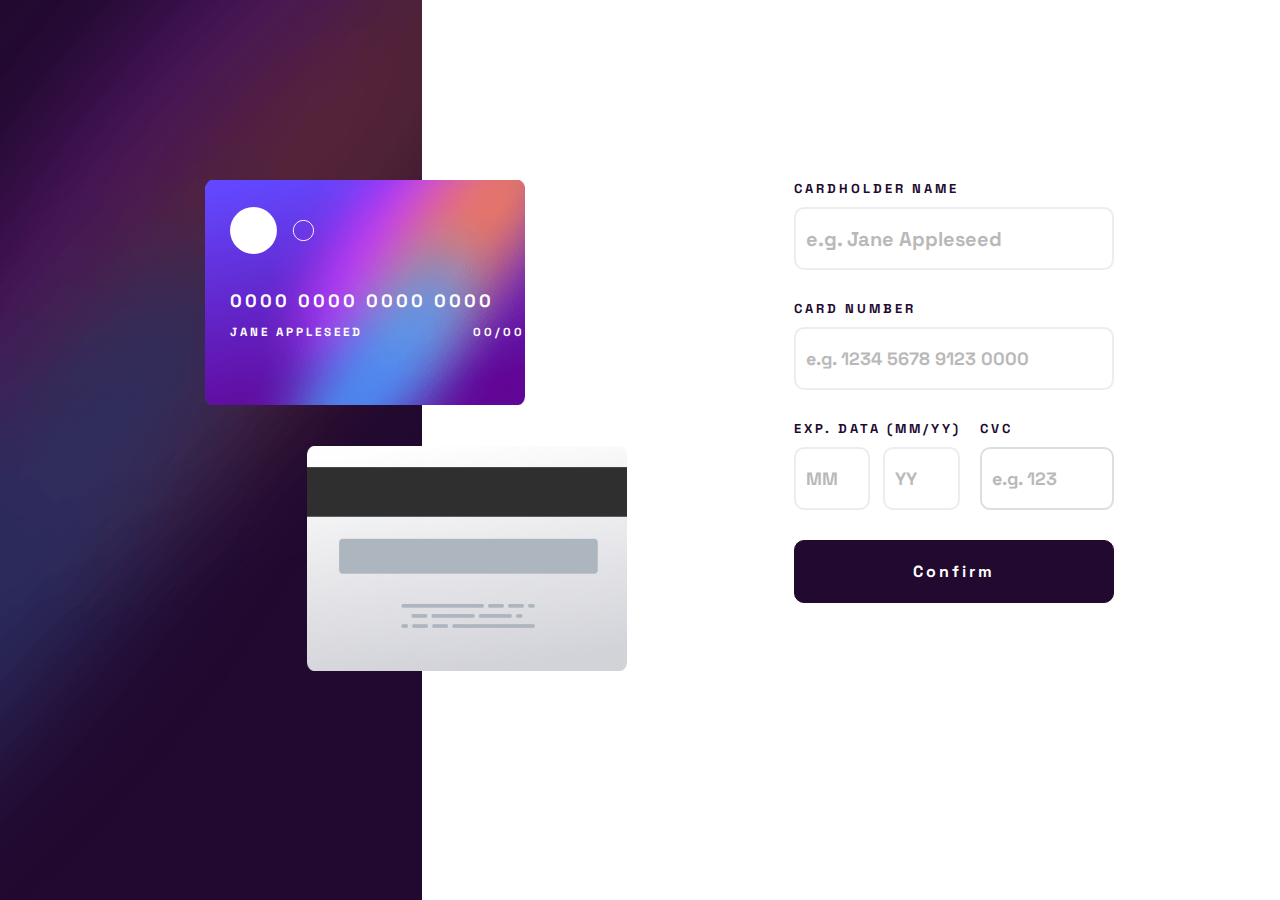
<file: index.html>
<!DOCTYPE html>
<html lang="en">
<head>
    <meta charset="UTF-8">
    <meta http-equiv="X-UA-Compatible" content="IE=edge">
    <meta name="viewport" content="width=device-width, initial-scale=1.0">
    <title>Skays | Check OUT!</title>
    <link rel="stylesheet" href="css/style.css">
</head>
<body>
    <div class="hero">
    <!--kolxi bax n9adro  diro display flex-->
        <div class="left">
        <!--hna xno 4ay ykon f left-->
            <div class="imgs">
            <!--hna ga3 photos li 4ay ykono f left-->
                <div class="imgbd">
                <!--hna backgroud li 4at tchanga 3la hsab width-->
                    
                    <div class="imgsgroup">
                        <!--hna cards-->
                        <div class="img1">
                            <!--img lawla 4at tkon relative ela wd lktaba-->
                            <img src="images/bg-card-front.png" alt="Time Out!">
                            <div class="img1words">
                                <svg width="84" height="47" fill="none" xmlns="http://www.w3.org/2000/svg"><ellipse cx="23.478" cy="23.5" rx="23.478" ry="23.5" fill="#fff"/><path d="M83.5 23.5c0 5.565-4.507 10.075-10.065 10.075-5.559 0-10.065-4.51-10.065-10.075 0-5.565 4.506-10.075 10.065-10.075 5.558 0 10.065 4.51 10.065 10.075Z" stroke="#fff"/></svg>
                                <h1 id="numbercardimg" >0000 0000 0000 0000</h1>
                                <div class="flex">
                                    <h3 id="namecardimg">JANE APPLESEED</h3>
                                    <h3 id="cvccardimg"><span id="cvcmm">00</span>/<span id="cvcyy">00</span></h3>
                                </div>
                            </div>
                        </div>
                        <div class="img2">
                            <img src="images/bg-card-back.png" alt="Time OUT!">
                        </div>
                    </div>
                </div>
            </div>
        </div>

        <div class="right">
            <form action="" method="post">
                <label>CARDHOLDER NAME</label><br>
                <input type="text" name="name" id="name" placeholder="e.g. Jane Appleseed"><br>
                <div class="error" id="errorname"></div>

                <label >CARD NUMBER</label><br>
                <input type="text" maxlength="19" name="cardnumber" id="cardnumber" placeholder="e.g. 1234 5678 9123 0000">
                <div class="error" id="errorcardnumber"></div>


                <div class="flex1">
                    <div class="mmyy">
                        <label id="data">EXP. DATA (MM/YY)</label><br>
                        <input type="text" maxlength="2" name="mm" id="mm" placeholder="MM">
                        <input type="text" maxlength="2" name="yy" id="yy" placeholder="YY">
                        <div class="error" id="errormmyy"></div>
                    </div>
                    <div class="cvc">
                        <label>CVC</label><br>
                        <input type="text" maxlength="3" name="cvc" id="cvc" placeholder="e.g. 123">
                        <div class="error" id="errorcvc"></div>
                    </div>
                </div>
                    <div class="submit">
                        <input type="button" onclick="onconfirmaion()" name="btn" id="btn" value="Confirm">
                    </div>
            </form>
        </div>
        <div class="thankyou" style="display: none;">
            <svg width="80" height="80" fill="none" xmlns="http://www.w3.org/2000/svg"><circle cx="40" cy="40" r="40" fill="url(#a)"/><path d="M28 39.92 36.08 48l16-16" stroke="#fff" stroke-width="3"/><defs><linearGradient id="a" x1="-23.014" y1="11.507" x2="0" y2="91.507" gradientUnits="userSpaceOnUse"><stop stop-color="#6348FE"/><stop offset="1" stop-color="#610595"/></linearGradient></defs></svg>
            <h1>THANK YOU!</h1>
            <p>We've addes your card details</p>
            <input type="button" value="Continue" onclick="document.location.href='Thanks.html'">
        </div>
    </div>
</div>
<script src="index.js"></script>
</body>
</html>
</file>
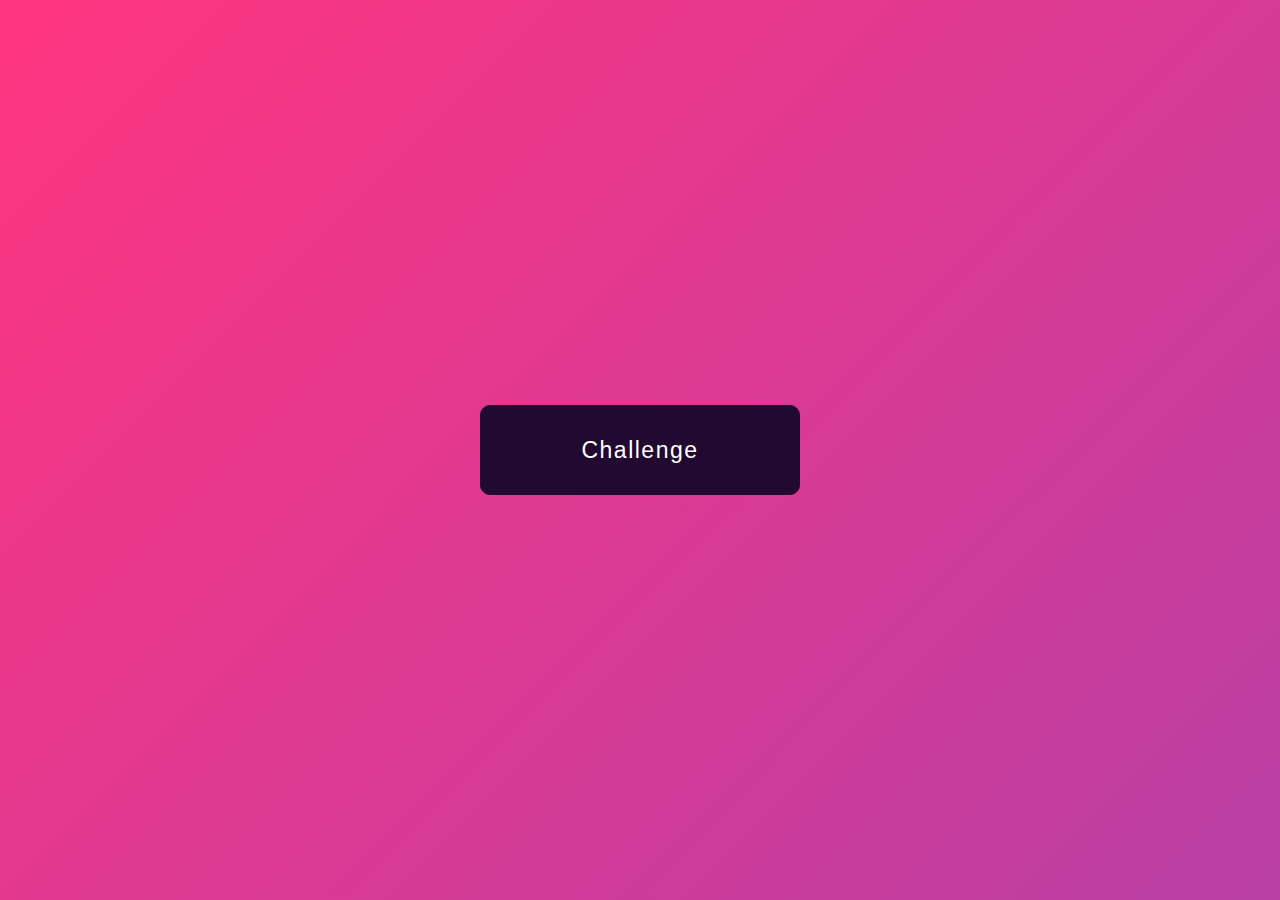
<file: Thanks.html>
<!DOCTYPE html>
<html lang="en">
<head>
  <meta charset="UTF-8">
  <meta name="viewport" content="width=device-width, initial-scale=1.0">
  <title>Thanks for Watching</title>
  <style>
    *{
      margin: 0;
      padding: 0;
      box-sizing: border-box;
    }
    .bg {
      width: 100%;
      height: 100vh;
      display: flex;
      align-items: center;
      justify-content: center;
      background-size: 300% 300%;
      background-image: linear-gradient(
            -45deg, 
            rgba(59,173,227,1) 0%, 
            rgba(87,111,230,1) 25%, 
            rgba(152,68,183,1) 51%, 
            rgba(255,53,127,1) 100%
      );  
      animation: AnimateBG 20s ease infinite;
    }
    
    @keyframes AnimateBG { 
      0%{background-position:0% 50%}
      50%{background-position:100% 50%}
      100%{background-position:0% 50%}
    }
    .bg input{
      width: 20vw;
      height: 10vh;
      color: hsl(0, 0%, 100%);
      border: 1px solid hsl(278, 68%, 11%);
      background-color: hsl(278, 68%, 11%);
      letter-spacing: 1.5px;
      font-size: 23px;
      font-weight: inherit;
      border-radius: 10px;
      transition: 0.2s;
      cursor: pointer;
    }
    .bg input:hover{
      border: 1px solid hsl(278, 94%, 30%);
      background-color: hsl(278, 94%, 30%);
    }
    @media only screen and (max-width:1366px){
      .bg input{
        width: 25vw;
        height: 10vh;
      }
    }
    @media only screen and (max-width:414px){
      .bg input{
        width: 80vw;
        height: 10vh;
      }
    }
  </style>
</head>
<body>
<div class="bg">
  <input type="button" value="Challenge" onclick="document.location.href='https://www.frontendmentor.io/challenges/interactive-card-details-form-XpS8cKZDWw'">
</div>

</body>
</html>
</file>
<file: css/style.css>
@import url('https://fonts.googleapis.com/css2?family=Space+Grotesk:wght@300&display=swap');



*
{
    margin: 0;
    padding: 0;
    box-sizing: border-box;
    font-family: 'Space Grotesk', sans-serif;
}



.hero{
    display: flex;
    height: 100vh;
    width: 100%;
}

.left .imgs .imgbd{
    background-image: url(../images/bg-main-desktop.png);
    background-repeat: none;
    background-size: cover;
    width: 33vw;
    height: 100vh;
}

.imgsgroup img{
    width: 25vw;
    height: 25vh;
}

.imgsgroup .img1 img{
    position: relative;
    top: 20vh;
    left: 16vw;
    margin-bottom: 4vh;
}
.imgsgroup .img1 .img1words{
    position: absolute;
    top: 23vh;
    left: 18vw;
    color: hsl(0, 0%, 100%);
    transition: 0.2s;
}
.img1words svg{
    margin-bottom: 50px;
}

.img1words h1{
    font-weight: bold;
    font-size: 27px;
    margin-bottom: 20px;
    letter-spacing: 3px;
}
.img1words .flex h3:first-child{
    margin-right: 200px;
}
.img1words .flex{
    margin-top: 30px;
    display: flex;
    font-weight: 100;
    font-size: 12px;
    letter-spacing: 3px;
}


.imgsgroup .img2 img{
    margin-top: 20vh;
    margin-left: 24vw;
}

.right{
    color: hsl(278, 68%, 11%);
    font-size: 15px;
    width: 30vw;
    height: 50vh;
    margin-left: 22vw;
    margin-top: 25vh;
    letter-spacing: 3px;
    transition: 0.2s;
    font-weight: bolder;
}

.right form{
    margin: 20px;
}
.right #name,#cardnumber,#mm,#yy,#cvc::placeholder{
    opacity: 0.5;

}
.right #name{
    margin-top: 10px;
    margin-bottom: 5px;
    width: 25vw;
    height: 5vh;
    padding-left: 10px;
    border-radius: 10px;
    border: 2px solid hsl(270, 3%, 87%);
    font-size: 20px;
    font-weight: bold;
    color: hsl(278, 94%, 30%);
    font-weight: bolder;
}

.right #cardnumber{
    margin-top: 10px;
    margin-bottom: 5px;
    width: 25vw;
    height: 5vh;
    padding-left: 10px;
    border-radius: 10px;
    font-size: 18px;
    color: hsl(278, 94%, 30%);
    border: 2px solid hsl(270, 3%, 87%);
    font-weight: bolder;
}

.right .flex1{
    display: flex;
}
.right .flex1 .mmyy #mm{
    margin-top: 10px;
    margin-bottom: 5px;
    margin-right: 0.5vw;
    width: 5.5vw;
    height: 5vh;
    padding-left: 10px;
    border-radius: 10px;
    font-size: 18px;
    color: hsl(278, 94%, 30%);
    border: 2px solid hsl(270, 3%, 87%);
    font-weight: bolder;
}

.right .flex1 .mmyy #yy{
    margin-top: 10px;
    margin-bottom: 5px;
    width: 5.5vw;
    height: 5vh;
    padding-left: 10px;
    border-radius: 10px;
    border: 2px solid hsl(270, 3%, 87%);
    font-size: 18px;
    color: hsl(278, 94%, 30%);
    font-weight: bolder;
}
.right .flex1 .cvc{
    margin-left: 1.5vw;
}
.right .flex1 .cvc #cvc{
    font-weight: bolder;
    width: 12vw;
    margin-top: 10px;
    margin-bottom: 5px;
    height: 5vh;
    padding-left: 10px;
    border-radius: 10px;
    font-size: 18px;
    color: hsl(278, 94%, 30%);
    border: 2px solid hsl(270, 3%, 87%);
}

.right .submit #btn{
    width: 25vw;
    height: 5vh;
    color: hsl(0, 0%, 100%);
    border: 1px solid hsl(278, 68%, 11%);
    background-color: hsl(278, 68%, 11%);
    letter-spacing: 3px;
    font-size: 18px;
    font-weight: inherit;
    border-radius: 10px;
    transition: 0.2s;
    cursor: pointer;
}
.right .submit #btn:hover{
    border: 1px solid hsl(278, 94%, 30%);
    background-color: hsl(278, 94%, 30%);
}

.right .error{
    color: hsl(0, 100%, 66%);
    font-size: 15px;
    font-weight: 500;
    margin-bottom: 25px;
    letter-spacing: 0px;
}

.thankyou{
    width: 30vw;
    height: 50vh;
    margin-left: 22vw;
    margin-top: 25vh;
    transition: 0.2s;
    text-align: center;
    color: hsl(278, 68%, 11%);;
}
.thankyou svg{
    margin-top: 60px;
    margin-bottom: 30px;
}
.thankyou h1{
    letter-spacing: 5px;
    margin-bottom: 15px;
    font-size: 32px;
}
.thankyou p{
    word-spacing: 2px;
    font-size: 25px;
    opacity: 0.5;
}
.thankyou input{
    margin-top: 60px;
    width: 25vw;
    height: 5vh;
    color: hsl(0, 0%, 100%);
    border: 1px solid hsl(278, 68%, 11%);
    background-color: hsl(278, 68%, 11%);
    letter-spacing: 3px;
    font-size: 18px;
    font-weight: inherit;
    border-radius: 10px;
    transition: 0.2s;
    cursor: pointer;
}
.thankyou input:hover{
    border: 1px solid hsl(278, 94%, 30%);
    background-color: hsl(278, 94%, 30%);
}

@media only screen and (max-width:1366px){
    .imgsgroup h1{
        font-size: 18px;
        margin-bottom: -18px;
    }
    .img1words svg{
        margin-bottom: 30px;
    }
    .img1words .flex{
        font-size: 10px;
    }
    .imgsgroup .flex h3:first-child{
        margin-right: 110px;
    }
    .right{

        margin-top: 15vh;
        width: 40vw;
        height: 60vh;
        font-size: 13px;
    }
    .right form{
        margin-left: 7vw;
        margin-top: 5vh;
    }
    .right #name{
        width: 25vw;
        height: 7vh;
    }
    .right #cardnumber{
        width: 25vw;
        height: 7vh;
    }
    .right .flex1 .mmyy #mm{
        width: 6vw;
        height: 7vh;
    }
    .right .flex1 .mmyy #yy{
        width: 6vw;
        height: 7vh;
    }
    .right .flex1 .cvc #cvc{
        height: 7vh;       
        width: 10.5vw;
    }
    .right .submit #btn{
        width: 25vw;
        height: 7vh;
        font-size: 16px;
    }
    .thankyou{
        margin-top: 20vh;
        width: 40vw;
        height: 60vh;
    }
    .thankyou svg{
        margin-top: 30px;
        margin-bottom: 15px;
        
    }
    .thankyou h1{
        letter-spacing: 2.5px;
        font-size: 25px;
        margin-bottom: 9px;
    }
    .thankyou p{
        word-spacing: 1px;
        font-size: 18px;
    }
    .thankyou input{
        margin-top: 40px;
        width: 30vw;
        height: 7vh;
        letter-spacing: 1.5px;

    }
}

@media only screen and (max-width:414px){
    .hero{
        display: block;
    }
    .left .imgs .imgbd{
        background-image: url(../images/bg-main-mobile.png);
        background-repeat: none;
        background-size: cover;
        width: 100vw;
        height: 40vh;
    }
    .imgsgroup img{
        width: 80vw;
        height: 25vh;
    }
    .imgsgroup .img1 img{
        position: relative;
        top: 19.8vh;
        left: 5vw;
        margin-bottom: 0vh;

    }
    .imgsgroup .img1 .img1words{
        position: absolute;
        top: 22vh;
        left: 8vw;
        color: hsl(0, 0%, 100%);
        transition: 0.2s;
    }
    .img1words svg{
        margin-bottom: 35px;
    }
    .img1words h1{
        margin-bottom: -15px;
    }

    .img1words .flex h3:first-child{
        margin-right: 90px;
    }
    .imgsgroup .img2 img{
        margin-top: -20vh;
        margin-left: 15vw;
    }
    .right{
        width: 90vw;
        margin-left: 5vw;
        margin-top: 10vh;
        font-size: 14px;
        letter-spacing: 2px;
    }
    .right form{
        margin: 0px;
    }
    .right #name{
        margin-top: 5px;
        margin-bottom: 5px;
        width: 90vw;
        height: 8vh;
        padding-left: 20px;
    }
    .right #cardnumber{
        margin-top: 5px;
        margin-bottom: 5px;
        width: 90vw;
        height: 8vh;
        padding-left: 20px;
    }
    .right .flex1 .mmyy #mm{
        margin-top: 10px;
        margin-bottom: 5px;
        margin-right: 2vw;
        width: 21vw;
        height: 8vh;
        padding-left: 20px;
    }
    .right .flex1 .mmyy #yy{
        margin-top: 10px;
        margin-bottom: 5px;
        width: 21vw;
        height: 8vh;
        padding-left: 20px;
    }
    .right .flex1 .cvc{
        margin-left: 4vw;
    }
    .right .flex1 .cvc #cvc{
        width: 39.8vw;
        margin-top: 10px;
        margin-bottom: 5px;
        height: 8vh;
        padding-left: 20px;
    }
    .right .submit #btn{
        width: 90vw;
        height: 8vh;
        letter-spacing: 2px;
        font-size: 20px;
        margin-top: 20px;
        margin-bottom: 20px;
    }

    .right .error{
        margin-bottom: 5px;
    }
    .thankyou{
        width: 90vw;
        height: 50vh;
        margin-left: 5vw;
        margin-top: 8vh;
    }
    .thankyou h1{
        letter-spacing: 2.5px;
    }
    .thankyou input{
        width: 80vw;
        height: 8vh;
    }
}
</file>
